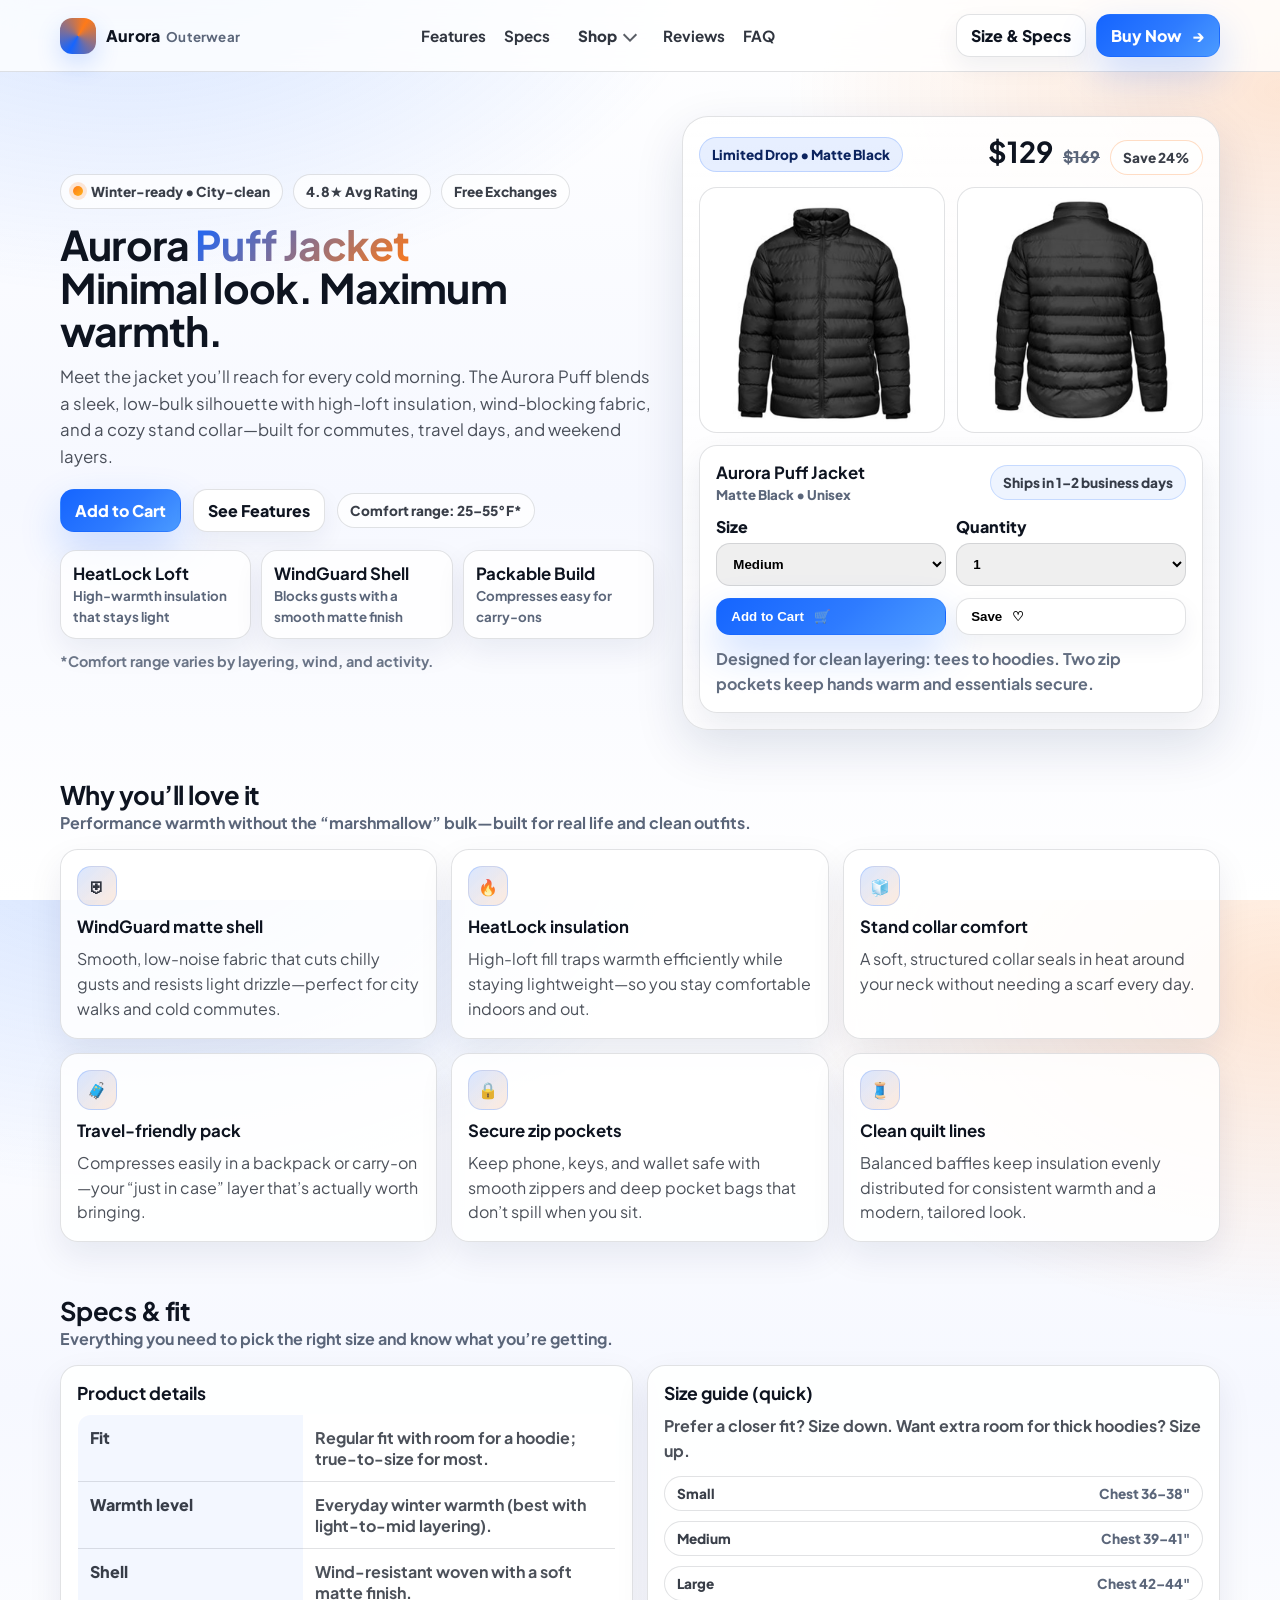
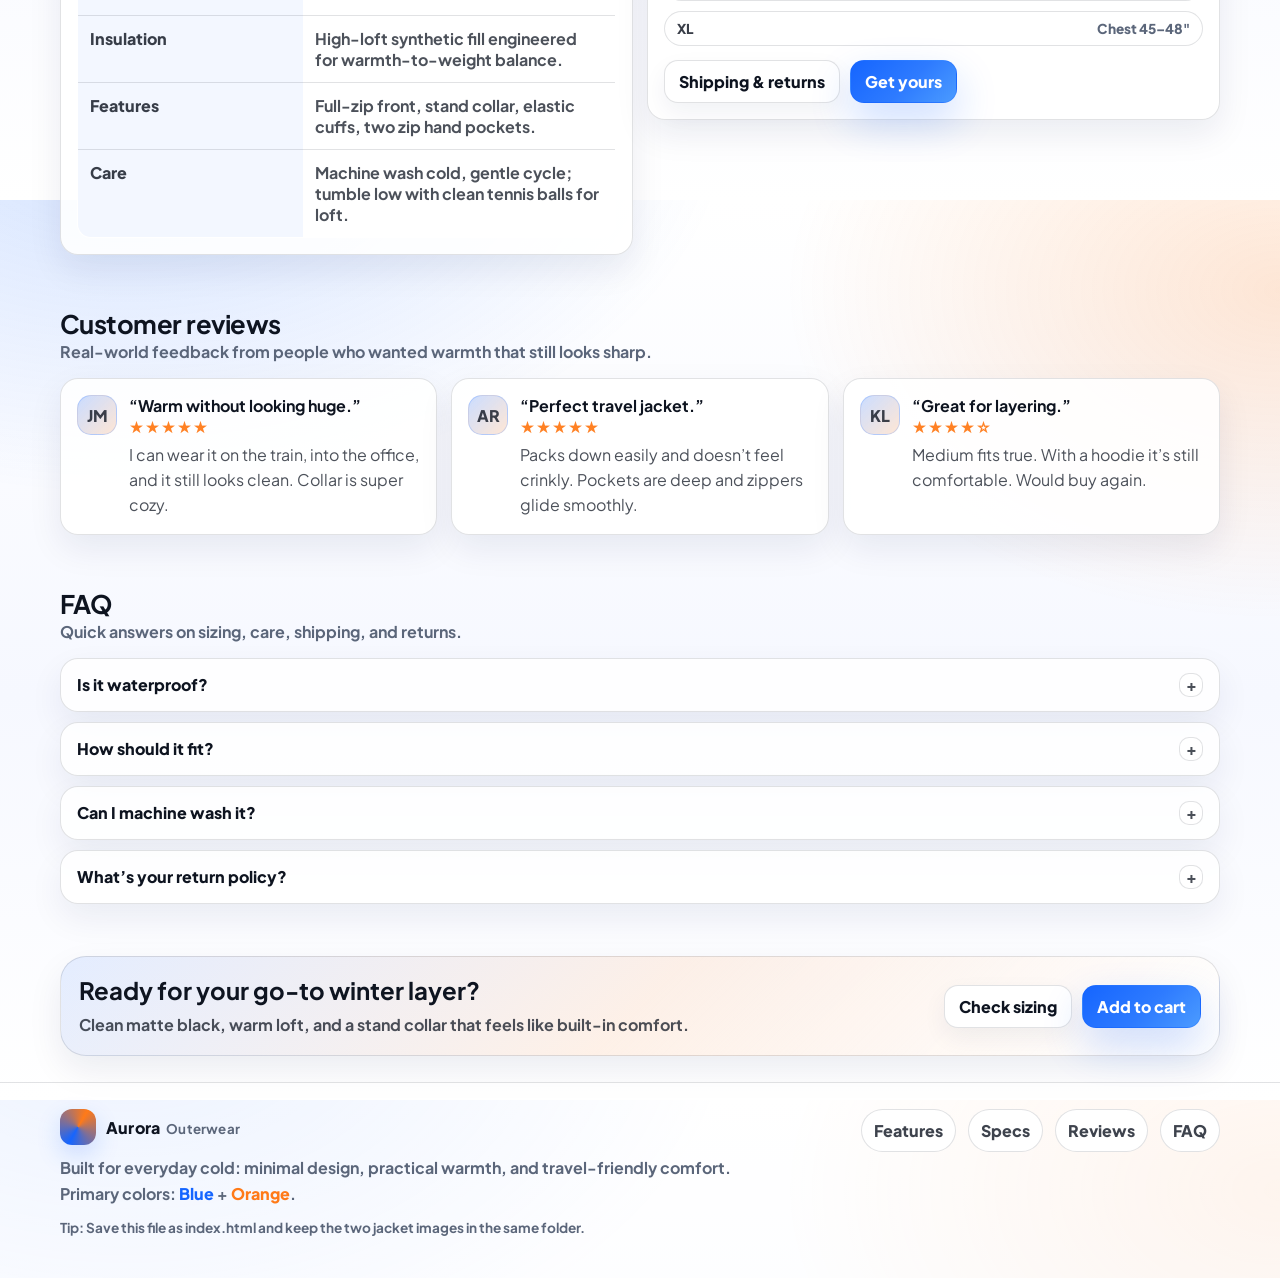
<file: assign-2/index.html>
<!--
*********************************
 Subject: CGD 210 (Winter 2026)
 Author: Edilvan E. Falcon
 Date Created: 2026.02.17
 Description: Assignment No. 2
 ********************************
-->

<!doctype html>
<html lang="en">
  <head>
    <meta charset="utf-8" />
    <meta name="viewport" content="width=device-width, initial-scale=1" />
    <title>CGD 210 | Assignment 2 - Product Page</title>

    <!-- Google Font -->
    <link rel="preconnect" href="https://fonts.googleapis.com" />
    <link rel="preconnect" href="https://fonts.gstatic.com" crossorigin />
    <link
      href="https://fonts.googleapis.com/css2?family=Plus+Jakarta+Sans:wght@400;500;600;700;800&display=swap"
      rel="stylesheet"
    />

    <link href="assets/styles/style.css" rel="stylesheet" />
  </head>

  <body>
    <header>
      <div class="container">
        <div class="nav">
          <a class="brand" href="#top" aria-label="Brand home">
            <div class="logo" aria-hidden="true"></div>
            <span>Aurora <small>Outerwear</small></span>
          </a>

          <nav aria-label="Primary navigation">
            <ul>
              <li><a href="#features">Features</a></li>
              <li><a href="#specs">Specs</a></li>

              <li class="dropdown" id="shopDropdown">
                <button
                  type="button"
                  aria-haspopup="true"
                  aria-expanded="false"
                  id="shopBtn"
                >
                  Shop <span class="caret" aria-hidden="true"></span>
                </button>
                <div class="menu" role="menu" aria-label="Shop menu">
                  <a href="#top" role="menuitem">
                    Aurora Puff Jacket
                    <small>All-season warmth in a clean silhouette</small>
                  </a>
                  <a href="#specs" role="menuitem">
                    Size & Fit Guide
                    <small>Find your perfect layering room</small>
                  </a>
                  <a href="#faq" role="menuitem">
                    Shipping & Returns
                    <small>Fast delivery + easy exchanges</small>
                  </a>
                </div>
              </li>

              <li><a href="#reviews">Reviews</a></li>
              <li><a href="#faq">FAQ</a></li>
            </ul>
          </nav>

          <div class="nav-right">
            <a class="btn" href="#specs" aria-label="View size and specs">
              <span>Size & Specs</span>
            </a>
            <a class="btn btn-primary" href="#buy" aria-label="Buy now">
              <span>Buy Now</span>
              <span aria-hidden="true">→</span>
            </a>

            <button
              class="burger"
              id="burger"
              aria-label="Open menu"
              aria-expanded="false"
            >
              <span aria-hidden="true"></span>
            </button>
          </div>
        </div>

        <!-- Mobile panel -->
        <div
          class="mobile-panel"
          id="mobilePanel"
          aria-label="Mobile navigation"
        >
          <div class="mobile-links">
            <a class="btn" href="#features">Features</a>
            <a class="btn" href="#specs">Specs</a>
            <button class="btn" id="mobileShopToggle" type="button">
              <span>Shop</span><span aria-hidden="true">▾</span>
            </button>
            <div
              id="mobileShopLinks"
              style="display: none; gap: 10px; flex-direction: column"
            >
              <a class="btn" href="#top">Aurora Puff Jacket</a>
              <a class="btn" href="#specs">Size & Fit Guide</a>
              <a class="btn" href="#faq">Shipping & Returns</a>
            </div>
            <a class="btn" href="#reviews">Reviews</a>
            <a class="btn btn-primary" href="#buy">Buy Now</a>
          </div>
        </div>
      </div>
    </header>

    <main id="top">
      <div class="container">
        <section class="hero">
          <div class="hero-grid">
            <div>
              <div class="kicker">
                <span class="pill"
                  ><span class="dot" aria-hidden="true"></span> Winter-ready •
                  City-clean</span
                >
                <span class="pill">4.8★ Avg Rating</span>
                <span class="pill">Free Exchanges</span>
              </div>

              <h1>
                Aurora <span class="accent">Puff Jacket</span><br />
                Minimal look. Maximum warmth.
              </h1>

              <p class="lead">
                Meet the jacket you’ll reach for every cold morning. The Aurora
                Puff blends a sleek, low-bulk silhouette with high-loft
                insulation, wind-blocking fabric, and a cozy stand collar—built
                for commutes, travel days, and weekend layers.
              </p>

              <div class="hero-actions">
                <a class="btn btn-primary" href="#buy">Add to Cart</a>
                <a class="btn" href="#features">See Features</a>
                <span class="pill" title="Temperature comfort range"
                  >Comfort range: 25–55°F*</span
                >
              </div>

              <div class="meta" aria-label="Key highlights">
                <div class="card">
                  <b>HeatLock Loft</b>
                  <small>High-warmth insulation that stays light</small>
                </div>
                <div class="card">
                  <b>WindGuard Shell</b>
                  <small>Blocks gusts with a smooth matte finish</small>
                </div>
                <div class="card">
                  <b>Packable Build</b>
                  <small>Compresses easy for carry-ons</small>
                </div>
              </div>

              <p
                style="
                  margin: 12px 0 0;
                  color: rgba(91, 102, 122, 0.9);
                  font-weight: 700;
                  font-size: 0.9rem;
                  line-height: 1.5;
                "
              >
                *Comfort range varies by layering, wind, and activity.
              </p>
            </div>

            <div class="gallery" aria-label="Product gallery">
              <div class="gallery-top">
                <span class="badge">Limited Drop • Matte Black</span>
                <div class="price">
                  <strong>$129</strong>
                  <del>$169</del>
                  <span
                    class="pill"
                    style="border-color: rgba(255, 122, 24, 0.25)"
                    >Save 24%</span
                  >
                </div>
              </div>

              <div class="gallery-main">
                <div class="thumbs" aria-label="Image thumbnails">
                  <button
                    class="thumb"
                    type="button"
                    data-img="08bd0002-c73b-4886-a94c-7be164b29610.jpg"
                    aria-label="View front image"
                  >
                    <img
                      src="assets/images/front.jpg"
                      alt="Front view thumbnail"
                    />
                  </button>
                  <button
                    class="thumb"
                    type="button"
                    data-img="image2.jpg"
                    aria-label="View front and back image"
                  >
                    <img
                      src="assets/images/back.jpg"
                      alt="Front and back view thumbnail"
                    />
                  </button>
                </div>

                <div class="panel" id="buy">
                  <div
                    style="
                      display: flex;
                      gap: 10px;
                      align-items: center;
                      justify-content: space-between;
                      flex-wrap: wrap;
                    "
                  >
                    <div>
                      <b style="font-size: 1.05rem">Aurora Puff Jacket</b><br />
                      <small style="color: var(--muted); font-weight: 800"
                        >Matte Black • Unisex</small
                      >
                    </div>
                    <span
                      class="pill"
                      style="
                        background: rgba(21, 101, 255, 0.07);
                        border-color: rgba(21, 101, 255, 0.18);
                      "
                    >
                      Ships in 1–2 business days
                    </span>
                  </div>

                  <div
                    style="
                      display: grid;
                      grid-template-columns: 1fr 1fr;
                      gap: 10px;
                      margin-top: 12px;
                    "
                  >
                    <label
                      style="
                        display: flex;
                        flex-direction: column;
                        gap: 6px;
                        font-weight: 900;
                      "
                    >
                      Size
                      <select
                        id="sizeSelect"
                        style="
                          padding: 12px 12px;
                          border-radius: 14px;
                          border: 1px solid var(--line);
                          font-weight: 800;
                        "
                      >
                        <option value="S">Small</option>
                        <option value="M" selected>Medium</option>
                        <option value="L">Large</option>
                        <option value="XL">XL</option>
                      </select>
                    </label>

                    <label
                      style="
                        display: flex;
                        flex-direction: column;
                        gap: 6px;
                        font-weight: 900;
                      "
                    >
                      Quantity
                      <select
                        id="qtySelect"
                        style="
                          padding: 12px 12px;
                          border-radius: 14px;
                          border: 1px solid var(--line);
                          font-weight: 800;
                        "
                      >
                        <option>1</option>
                        <option>2</option>
                        <option>3</option>
                        <option>4</option>
                      </select>
                    </label>
                  </div>

                  <div
                    style="
                      display: flex;
                      gap: 10px;
                      flex-wrap: wrap;
                      margin-top: 12px;
                    "
                  >
                    <button
                      class="btn btn-primary"
                      type="button"
                      id="addToCartBtn"
                      style="flex: 1; min-width: 180px"
                    >
                      Add to Cart
                      <span aria-hidden="true">🛒</span>
                    </button>
                    <button
                      class="btn"
                      type="button"
                      id="wishlistBtn"
                      style="flex: 1; min-width: 180px"
                    >
                      Save
                      <span aria-hidden="true">♡</span>
                    </button>
                  </div>

                  <div
                    id="toast"
                    style="
                      display: none;
                      margin-top: 12px;
                      padding: 12px;
                      border-radius: 14px;
                      border: 1px solid rgba(255, 122, 24, 0.25);
                      background: rgba(255, 122, 24, 0.08);
                      font-weight: 800;
                      color: rgba(14, 20, 32, 0.82);
                    "
                  >
                    Added to cart!
                  </div>

                  <p
                    style="
                      margin: 12px 0 0;
                      color: rgba(91, 102, 122, 0.95);
                      font-weight: 700;
                      line-height: 1.55;
                    "
                  >
                    Designed for clean layering: tees to hoodies. Two zip
                    pockets keep hands warm and essentials secure.
                  </p>
                </div>
              </div>
            </div>
          </div>
        </section>

        <section id="features">
          <div class="section-title">
            <div>
              <h2>Why you’ll love it</h2>
              <p>
                Performance warmth without the “marshmallow” bulk—built for real
                life and clean outfits.
              </p>
            </div>
          </div>

          <div class="grid-3">
            <div class="feature">
              <div class="icon" aria-hidden="true">⛨</div>
              <h3>WindGuard matte shell</h3>
              <p>
                Smooth, low-noise fabric that cuts chilly gusts and resists
                light drizzle—perfect for city walks and cold commutes.
              </p>
            </div>

            <div class="feature">
              <div class="icon" aria-hidden="true">🔥</div>
              <h3>HeatLock insulation</h3>
              <p>
                High-loft fill traps warmth efficiently while staying
                lightweight—so you stay comfortable indoors and out.
              </p>
            </div>

            <div class="feature">
              <div class="icon" aria-hidden="true">🧊</div>
              <h3>Stand collar comfort</h3>
              <p>
                A soft, structured collar seals in heat around your neck without
                needing a scarf every day.
              </p>
            </div>

            <div class="feature">
              <div class="icon" aria-hidden="true">🧳</div>
              <h3>Travel-friendly pack</h3>
              <p>
                Compresses easily in a backpack or carry-on—your “just in case”
                layer that’s actually worth bringing.
              </p>
            </div>

            <div class="feature">
              <div class="icon" aria-hidden="true">🔒</div>
              <h3>Secure zip pockets</h3>
              <p>
                Keep phone, keys, and wallet safe with smooth zippers and deep
                pocket bags that don’t spill when you sit.
              </p>
            </div>

            <div class="feature">
              <div class="icon" aria-hidden="true">🧵</div>
              <h3>Clean quilt lines</h3>
              <p>
                Balanced baffles keep insulation evenly distributed for
                consistent warmth and a modern, tailored look.
              </p>
            </div>
          </div>
        </section>

        <section id="specs">
          <div class="section-title">
            <div>
              <h2>Specs & fit</h2>
              <p>
                Everything you need to pick the right size and know what you’re
                getting.
              </p>
            </div>
          </div>

          <div class="split">
            <div class="panel">
              <h3 style="margin: 0 0 10px; font-size: 1.1rem">
                Product details
              </h3>
              <table class="specs" aria-label="Product specifications table">
                <tr>
                  <td>Fit</td>
                  <td>
                    Regular fit with room for a hoodie; true-to-size for most.
                  </td>
                </tr>
                <tr>
                  <td>Warmth level</td>
                  <td>
                    Everyday winter warmth (best with light-to-mid layering).
                  </td>
                </tr>
                <tr>
                  <td>Shell</td>
                  <td>Wind-resistant woven with a soft matte finish.</td>
                </tr>
                <tr>
                  <td>Insulation</td>
                  <td>
                    High-loft synthetic fill engineered for warmth-to-weight
                    balance.
                  </td>
                </tr>
                <tr>
                  <td>Features</td>
                  <td>
                    Full-zip front, stand collar, elastic cuffs, two zip hand
                    pockets.
                  </td>
                </tr>
                <tr>
                  <td>Care</td>
                  <td>
                    Machine wash cold, gentle cycle; tumble low with clean
                    tennis balls for loft.
                  </td>
                </tr>
              </table>
            </div>

            <div class="panel">
              <h3 style="margin: 0 0 10px; font-size: 1.1rem">
                Size guide (quick)
              </h3>
              <p
                style="
                  margin: 0 0 12px;
                  color: rgba(14, 20, 32, 0.74);
                  font-weight: 700;
                  line-height: 1.55;
                "
              >
                Prefer a closer fit? Size down. Want extra room for thick
                hoodies? Size up.
              </p>

              <div style="display: grid; gap: 10px">
                <div class="pill" style="justify-content: space-between">
                  <span>Small</span
                  ><span style="color: var(--muted); font-weight: 900"
                    >Chest 36–38"</span
                  >
                </div>
                <div class="pill" style="justify-content: space-between">
                  <span>Medium</span
                  ><span style="color: var(--muted); font-weight: 900"
                    >Chest 39–41"</span
                  >
                </div>
                <div class="pill" style="justify-content: space-between">
                  <span>Large</span
                  ><span style="color: var(--muted); font-weight: 900"
                    >Chest 42–44"</span
                  >
                </div>
                <div class="pill" style="justify-content: space-between">
                  <span>XL</span
                  ><span style="color: var(--muted); font-weight: 900"
                    >Chest 45–48"</span
                  >
                </div>
              </div>

              <div
                style="
                  margin-top: 14px;
                  display: flex;
                  gap: 10px;
                  flex-wrap: wrap;
                "
              >
                <a class="btn" href="#faq">Shipping & returns</a>
                <a class="btn btn-primary" href="#buy">Get yours</a>
              </div>
            </div>
          </div>
        </section>

        <section id="reviews">
          <div class="section-title">
            <div>
              <h2>Customer reviews</h2>
              <p>
                Real-world feedback from people who wanted warmth that still
                looks sharp.
              </p>
            </div>
          </div>

          <div class="grid-3">
            <div class="panel">
              <div class="review">
                <div class="avatar" aria-hidden="true">JM</div>
                <div>
                  <b>“Warm without looking huge.”</b>
                  <div class="stars" aria-label="5 star rating">★★★★★</div>
                  <p>
                    I can wear it on the train, into the office, and it still
                    looks clean. Collar is super cozy.
                  </p>
                </div>
              </div>
            </div>

            <div class="panel">
              <div class="review">
                <div class="avatar" aria-hidden="true">AR</div>
                <div>
                  <b>“Perfect travel jacket.”</b>
                  <div class="stars" aria-label="5 star rating">★★★★★</div>
                  <p>
                    Packs down easily and doesn’t feel crinkly. Pockets are deep
                    and zippers glide smoothly.
                  </p>
                </div>
              </div>
            </div>

            <div class="panel">
              <div class="review">
                <div class="avatar" aria-hidden="true">KL</div>
                <div>
                  <b>“Great for layering.”</b>
                  <div class="stars" aria-label="4 star rating">★★★★☆</div>
                  <p>
                    Medium fits true. With a hoodie it’s still comfortable.
                    Would buy again.
                  </p>
                </div>
              </div>
            </div>
          </div>
        </section>

        <section id="faq">
          <div class="section-title">
            <div>
              <h2>FAQ</h2>
              <p>Quick answers on sizing, care, shipping, and returns.</p>
            </div>
          </div>

          <details>
            <summary>
              Is it waterproof?
              <span class="plus" aria-hidden="true">+</span>
            </summary>
            <p>
              It’s designed to handle light drizzle and snow flurries. For heavy
              rain, layer with a dedicated rain shell.
            </p>
          </details>

          <details>
            <summary>
              How should it fit?
              <span class="plus" aria-hidden="true">+</span>
            </summary>
            <p>
              Regular fit: comfortable over a tee or hoodie. If you’re between
              sizes and want a closer look, size down.
            </p>
          </details>

          <details>
            <summary>
              Can I machine wash it?
              <span class="plus" aria-hidden="true">+</span>
            </summary>
            <p>
              Yes—cold wash, gentle cycle. Tumble low with clean tennis balls to
              restore loft (or air dry and shake out).
            </p>
          </details>

          <details>
            <summary>
              What’s your return policy?
              <span class="plus" aria-hidden="true">+</span>
            </summary>
            <p>
              30-day returns and free exchanges. Try it on indoors, keep it
              clean, and you’re good.
            </p>
          </details>
        </section>

        <section>
          <div
            class="panel"
            style="
              border-radius: 26px;
              padding: 18px;
              background: linear-gradient(
                135deg,
                rgba(21, 101, 255, 0.1),
                rgba(255, 122, 24, 0.1),
                rgba(255, 255, 255, 0.85)
              );
            "
          >
            <div
              style="
                display: flex;
                align-items: center;
                justify-content: space-between;
                gap: 14px;
                flex-wrap: wrap;
              "
            >
              <div>
                <h2 style="margin: 0; font-size: 1.5rem">
                  Ready for your go-to winter layer?
                </h2>
                <p
                  style="
                    margin: 8px 0 0;
                    color: rgba(14, 20, 32, 0.74);
                    font-weight: 700;
                    line-height: 1.55;
                  "
                >
                  Clean matte black, warm loft, and a stand collar that feels
                  like built-in comfort.
                </p>
              </div>
              <div style="display: flex; gap: 10px; flex-wrap: wrap">
                <a class="btn" href="#specs">Check sizing</a>
                <a class="btn btn-primary" href="#buy">Add to cart</a>
              </div>
            </div>
          </div>
        </section>
      </div>
    </main>

    <footer>
      <div class="container">
        <div class="footer-grid">
          <div>
            <div class="brand" style="gap: 10px">
              <div class="logo" aria-hidden="true"></div>
              <span>Aurora <small>Outerwear</small></span>
            </div>
            <p class="fine">
              Built for everyday cold: minimal design, practical warmth, and
              travel-friendly comfort. Primary colors:
              <span style="font-weight: 900; color: var(--blue)">Blue</span> +
              <span style="font-weight: 900; color: var(--orange)">Orange</span
              >.
            </p>
            <p class="fine" style="font-size: 0.85rem">
              Tip: Save this file as <b>index.html</b> and keep the two jacket
              images in the same folder.
            </p>
          </div>

          <div class="links" aria-label="Footer links">
            <a class="chip" href="#features">Features</a>
            <a class="chip" href="#specs">Specs</a>
            <a class="chip" href="#reviews">Reviews</a>
            <a class="chip" href="#faq">FAQ</a>
          </div>
        </div>
      </div>
    </footer>

    <script>
      // Dropdown (desktop)
      const dd = document.getElementById("shopDropdown");
      const shopBtn = document.getElementById("shopBtn");

      shopBtn?.addEventListener("click", (e) => {
        e.stopPropagation();
        const isOpen = dd.classList.toggle("open");
        shopBtn.setAttribute("aria-expanded", String(isOpen));
      });

      document.addEventListener("click", () => {
        if (dd?.classList.contains("open")) {
          dd.classList.remove("open");
          shopBtn.setAttribute("aria-expanded", "false");
        }
      });

      // Mobile menu
      const burger = document.getElementById("burger");
      const mobilePanel = document.getElementById("mobilePanel");

      burger?.addEventListener("click", () => {
        const active = burger.classList.toggle("active");
        burger.setAttribute("aria-expanded", String(active));
        mobilePanel.style.display = active ? "block" : "none";
      });

      // Mobile shop toggle
      const mobileShopToggle = document.getElementById("mobileShopToggle");
      const mobileShopLinks = document.getElementById("mobileShopLinks");
      mobileShopToggle?.addEventListener("click", () => {
        const isOpen = mobileShopLinks.style.display !== "none";
        mobileShopLinks.style.display = isOpen ? "none" : "flex";
      });

      // Gallery thumbnails
      const mainImage = document.getElementById("mainImage");
      document.querySelectorAll(".thumb").forEach((btn) => {
        btn.addEventListener("click", () => {
          const src = btn.getAttribute("data-img");
          if (src && mainImage) {
            mainImage.src = src;
            mainImage.alt = src.includes("image2")
              ? "Aurora Puff Jacket front and back view"
              : "Aurora Puff Jacket front view";
          }
        });
      });

      // Fake cart/wishlist toasts
      const toast = document.getElementById("toast");
      const addToCartBtn = document.getElementById("addToCartBtn");
      const wishlistBtn = document.getElementById("wishlistBtn");

      function showToast(message) {
        if (!toast) return;
        toast.textContent = message;
        toast.style.display = "block";
        clearTimeout(window.__toastTimer);
        window.__toastTimer = setTimeout(
          () => (toast.style.display = "none"),
          2200,
        );
      }

      addToCartBtn?.addEventListener("click", () => {
        const size = document.getElementById("sizeSelect")?.value || "M";
        const qty = document.getElementById("qtySelect")?.value || "1";
        showToast(`Added to cart • Size ${size} • Qty ${qty}`);
      });

      wishlistBtn?.addEventListener("click", () =>
        showToast("Saved to your wishlist ♡"),
      );
    </script>
  </body>
</html>
</file>
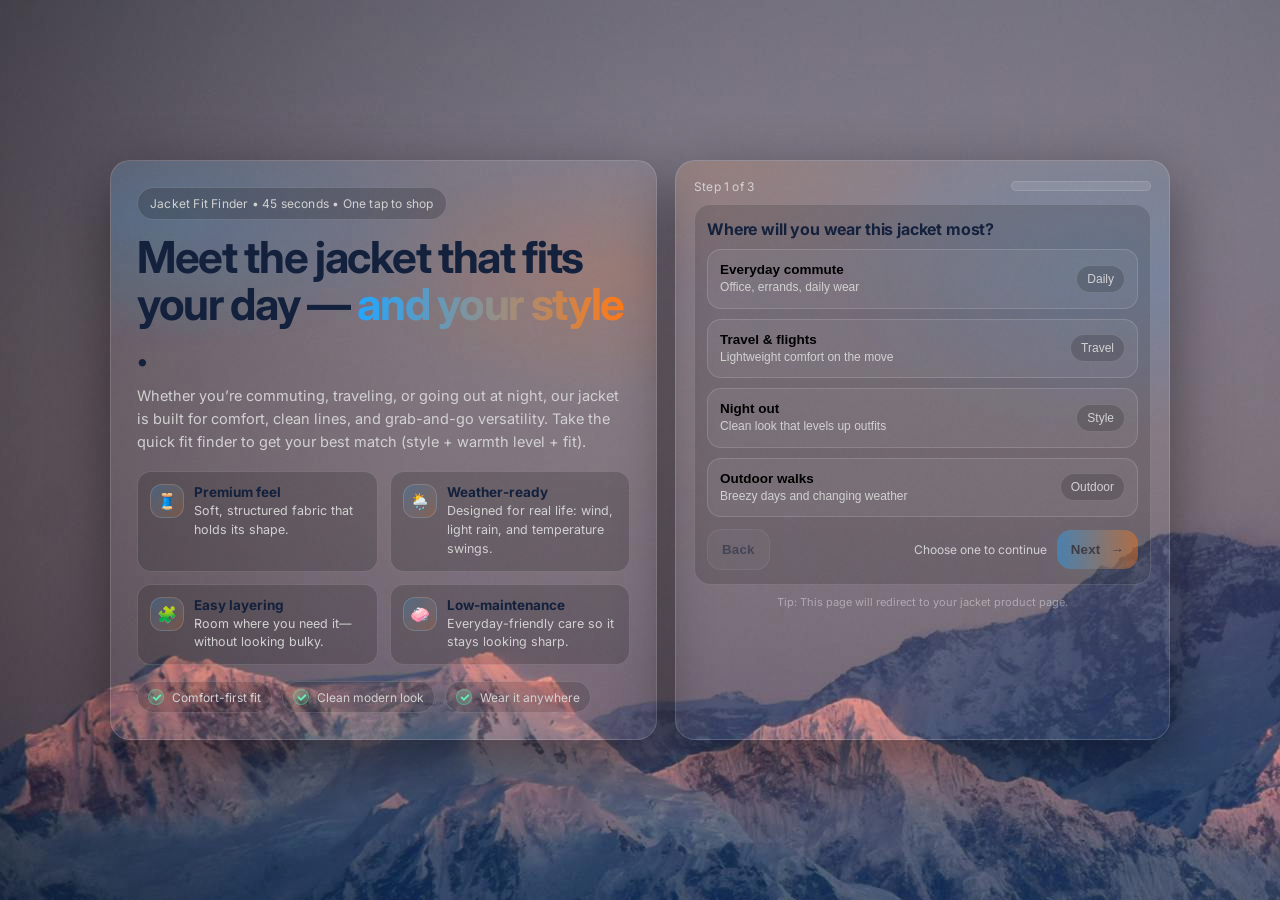
<file: assign-4/index.html>
<!--
*********************************
 Subject: CGD 210 (Winter 2026)
 Author: Edilvan E. Falcon
 Date Created: 2025.02.25
 Description: Assignment No. 4
 
 Create an page to engage users and then direct them to your product or service page.
*********************************
-->

<!doctype html>
<html lang="en">
  <head>
    <meta charset="UTF-8" />
    <meta name="viewport" content="width=device-width, initial-scale=1.0" />
    <title>CGD210 : Product Landing Page - Assignment 4</title>
    <link rel="preconnect" href="https://fonts.googleapis.com" />
    <link rel="preconnect" href="https://fonts.gstatic.com" crossorigin />
    <link
      href="https://fonts.googleapis.com/css2?family=Inter:wght@400;600;700;800&display=swap"
      rel="stylesheet"
    />
    <link href="assets/styles/styles.css" rel="stylesheet" />
    <style></style>
  </head>
  <body>
    <div class="noise"></div>

    <main class="wrap">
      <section class="shell" aria-label="Jacket landing page">
        <!-- Left: jacket pitch -->
        <div class="hero">
          <div class="badge">
            Jacket Fit Finder • 45 seconds • One tap to shop
          </div>

          <h1>
            Meet the jacket that fits your day —
            <span
              style="
                background: linear-gradient(
                  90deg,
                  var(--brand2),
                  var(--brand1)
                );
                -webkit-background-clip: text;
                background-clip: text;
                color: transparent;
              "
            >
              and your style </span
            >.
          </h1>

          <p class="sub">
            Whether you’re commuting, traveling, or going out at night, our
            jacket is built for comfort, clean lines, and grab-and-go
            versatility. Take the quick fit finder to get your best match (style
            + warmth level + fit).
          </p>

          <div class="highlights">
            <div class="pill">
              <div class="icon">🧵</div>
              <div>
                <b>Premium feel</b>
                <span>Soft, structured fabric that holds its shape.</span>
              </div>
            </div>
            <div class="pill">
              <div class="icon">🌦️</div>
              <div>
                <b>Weather-ready</b>
                <span
                  >Designed for real life: wind, light rain, and temperature
                  swings.</span
                >
              </div>
            </div>
            <div class="pill">
              <div class="icon">🧩</div>
              <div>
                <b>Easy layering</b>
                <span>Room where you need it—without looking bulky.</span>
              </div>
            </div>
            <div class="pill">
              <div class="icon">🧼</div>
              <div>
                <b>Low-maintenance</b>
                <span>Everyday-friendly care so it stays looking sharp.</span>
              </div>
            </div>
          </div>

          <div class="micro" aria-label="Trust microcopy">
            <span class="check"><i></i> Comfort-first fit</span>
            <span class="check"><i></i> Clean modern look</span>
            <span class="check"><i></i> Wear it anywhere</span>
          </div>
        </div>

        <!-- Right: interactive fit finder -->
        <div class="card" id="card">
          <div class="toprow">
            <div class="steptext" id="stepText">Step 1 of 3</div>
            <div class="bar" aria-label="Progress">
              <span id="barFill"></span>
            </div>
          </div>

          <div class="q" id="questionBox" aria-live="polite">
            <h2 id="qTitle">Where will you wear this jacket most?</h2>
            <div class="options" id="options"></div>

            <div class="actions">
              <button class="btn secondary" id="backBtn" type="button" disabled>
                Back
              </button>

              <div
                style="
                  display: flex;
                  gap: 10px;
                  align-items: center;
                  flex-wrap: wrap;
                  justify-content: flex-end;
                "
              >
                <span class="hint" id="hint">Choose one to continue</span>
                <button class="btn primary" id="nextBtn" type="button" disabled>
                  Next <span aria-hidden="true">→</span>
                </button>
              </div>
            </div>
          </div>

          <div class="result" id="resultBox">
            <h3 id="rTitle">Your jacket match is ready ✅</h3>
            <p id="rDesc"></p>

            <div class="row">
              <div class="score">
                <span>Match confidence</span>
                <div class="meter" aria-label="Match confidence meter">
                  <span id="meterFill"></span>
                </div>
                <span id="confidenceText">—</span>
              </div>

              <button class="btn primary" id="ctaBtn" type="button">
                Shop This Match <span aria-hidden="true">↗</span>
              </button>
              <img
                src="assets/images/jacket-2.jpg"
                width="100%"
                style="border-radius: 10px"
              />
            </div>
          </div>

          <div class="tiny">
            Tip: This page will redirect to your jacket product page.
          </div>
        </div>
      </section>
    </main>

    <script src="assets/scripts/main.js"></script>
  </body>
</html>
</file>
<file: assign-2/assets/styles/style.css>
/***************************************************/
/*
 Subject: CGD 210 (Winter 2026)
 Author: Edilvan E. Falcon
 Date Created: 2026.02.17
 Description: Assignment No. 2
*/
/***************************************************/

:root {
        --blue: #1565ff;
        --orange: #ff7a18;
        --ink: #0e1420;
        --muted: #5b667a;
        --bg: #f6f8ff;
        --card: #ffffff;
        --line: rgba(14, 20, 32, 0.12);
        --shadow: 0 18px 50px rgba(10, 30, 80, 0.12);
        --radius: 18px;
        --radius2: 26px;
        --max: 1160px;
      }

      * {
        box-sizing: border-box;
      }
      html,
      body {
        height: 100%;
      }
      body {
        margin: 0;
        font-family:
          "Plus Jakarta Sans",
          system-ui,
          -apple-system,
          Segoe UI,
          Roboto,
          Arial,
          sans-serif;
        color: var(--ink);
        background:
          radial-gradient(
            1100px 700px at 10% -10%,
            rgba(21, 101, 255, 0.2),
            transparent 55%
          ),
          radial-gradient(
            900px 600px at 100% 10%,
            rgba(255, 122, 24, 0.18),
            transparent 55%
          ),
          linear-gradient(180deg, #ffffff, var(--bg) 55%, #ffffff);
      }

      a {
        color: inherit;
        text-decoration: none;
      }
      img {
        max-width: 100%;
        display: block;
      }
      .container {
        width: min(var(--max), calc(100% - 40px));
        margin: 0 auto;
      }

      /* Top bar */
      header {
        position: sticky;
        top: 0;
        z-index: 50;
        backdrop-filter: blur(14px);
        background: rgba(255, 255, 255, 0.78);
        border-bottom: 1px solid var(--line);
      }
      .nav {
        display: flex;
        align-items: center;
        justify-content: space-between;
        padding: 14px 0;
        gap: 16px;
      }
      .brand {
        display: flex;
        align-items: center;
        gap: 10px;
        font-weight: 800;
        letter-spacing: 0.2px;
      }
      .logo {
        width: 36px;
        height: 36px;
        border-radius: 12px;
        background: conic-gradient(
          from 210deg,
          var(--blue),
          var(--orange),
          var(--blue)
        );
        box-shadow: 0 10px 25px rgba(21, 101, 255, 0.18);
      }
      .brand span {
        display: inline-flex;
        gap: 6px;
        align-items: baseline;
      }
      .brand small {
        font-weight: 700;
        color: var(--muted);
      }
      nav ul {
        list-style: none;
        display: flex;
        align-items: center;
        gap: 18px;
        padding: 0;
        margin: 0;
      }
      nav a {
        font-weight: 700;
        font-size: 0.95rem;
        color: rgba(14, 20, 32, 0.86);
      }
      nav a:hover {
        color: var(--blue);
      }
      .nav-right {
        display: flex;
        align-items: center;
        gap: 10px;
      }

      .btn {
        border: 1px solid var(--line);
        background: #fff;
        padding: 10px 14px;
        border-radius: 14px;
        font-weight: 800;
        cursor: pointer;
        transition:
          transform 0.15s ease,
          box-shadow 0.15s ease,
          border-color 0.15s ease;
        display: inline-flex;
        align-items: center;
        gap: 10px;
        box-shadow: 0 10px 25px rgba(10, 30, 80, 0.06);
      }
      .btn:hover {
        transform: translateY(-1px);
        box-shadow: 0 14px 34px rgba(10, 30, 80, 0.1);
        border-color: rgba(21, 101, 255, 0.25);
      }
      .btn-primary {
        border-color: rgba(21, 101, 255, 0.25);
        background: linear-gradient(135deg, var(--blue), #2e7bff 55%, #4b9bff);
        color: #fff;
        box-shadow: 0 18px 40px rgba(21, 101, 255, 0.22);
      }
      .btn-primary:hover {
        border-color: rgba(255, 122, 24, 0.35);
        box-shadow: 0 22px 48px rgba(21, 101, 255, 0.26);
      }
      .pill {
        display: inline-flex;
        align-items: center;
        gap: 8px;
        border: 1px solid var(--line);
        background: rgba(255, 255, 255, 0.75);
        padding: 8px 12px;
        border-radius: 999px;
        font-weight: 800;
        font-size: 0.85rem;
        color: rgba(14, 20, 32, 0.82);
      }
      .dot {
        width: 10px;
        height: 10px;
        border-radius: 50%;
        background: linear-gradient(135deg, var(--orange), #ffb21a);
        box-shadow: 0 0 0 4px rgba(255, 122, 24, 0.18);
      }

      /* Dropdown nav */
      .dropdown {
        position: relative;
      }
      .dropdown > button {
        all: unset;
        cursor: pointer;
        font-weight: 800;
        font-size: 0.95rem;
        color: rgba(14, 20, 32, 0.86);
        display: inline-flex;
        align-items: center;
        gap: 8px;
        padding: 8px 10px;
        border-radius: 12px;
      }
      .dropdown > button:hover {
        color: var(--blue);
        background: rgba(21, 101, 255, 0.06);
      }
      .caret {
        width: 10px;
        height: 10px;
        border-right: 2px solid currentColor;
        border-bottom: 2px solid currentColor;
        transform: rotate(45deg);
        margin-top: -2px;
        opacity: 0.8;
      }
      .menu {
        position: absolute;
        top: calc(100% + 10px);
        left: 0;
        width: 240px;
        background: rgba(255, 255, 255, 0.92);
        border: 1px solid var(--line);
        box-shadow: var(--shadow);
        border-radius: 16px;
        padding: 8px;
        display: none;
      }
      .menu a {
        display: flex;
        flex-direction: column;
        padding: 10px 12px;
        border-radius: 14px;
        font-weight: 800;
        gap: 4px;
      }
      .menu a small {
        font-weight: 700;
        color: var(--muted);
      }
      .menu a:hover {
        background: rgba(21, 101, 255, 0.07);
        color: var(--blue);
      }
      .dropdown.open .menu {
        display: block;
      }

      /* Mobile nav */
      .burger {
        display: none;
        width: 44px;
        height: 44px;
        border-radius: 14px;
        border: 1px solid var(--line);
        background: #fff;
        box-shadow: 0 10px 25px rgba(10, 30, 80, 0.06);
        cursor: pointer;
        position: relative;
      }
      .burger span,
      .burger::before,
      .burger::after {
        content: "";
        position: absolute;
        left: 12px;
        right: 12px;
        height: 2px;
        background: rgba(14, 20, 32, 0.75);
        border-radius: 2px;
        transition:
          transform 0.2s ease,
          top 0.2s ease,
          opacity 0.2s ease;
      }
      .burger span {
        top: 21px;
      }
      .burger::before {
        top: 15px;
      }
      .burger::after {
        top: 27px;
      }
      .burger.active span {
        opacity: 0;
      }
      .burger.active::before {
        top: 21px;
        transform: rotate(45deg);
      }
      .burger.active::after {
        top: 21px;
        transform: rotate(-45deg);
      }

      .mobile-panel {
        display: none;
        padding: 12px 0 18px;
      }
      .mobile-panel a,
      .mobile-panel button {
        width: 100%;
        justify-content: space-between;
      }
      .mobile-links {
        display: flex;
        flex-direction: column;
        gap: 10px;
        margin-top: 10px;
      }

      /* Hero */
      .hero {
        padding: 44px 0 22px;
      }
      .hero-grid {
        display: grid;
        grid-template-columns: 1.05fr 0.95fr;
        gap: 28px;
        align-items: center;
      }
      .kicker {
        display: flex;
        gap: 10px;
        align-items: center;
        flex-wrap: wrap;
        margin-bottom: 14px;
      }
      h1 {
        margin: 0 0 12px;
        font-size: clamp(2.2rem, 3.2vw, 3.2rem);
        line-height: 1.05;
        letter-spacing: -0.02em;
      }
      .lead {
        margin: 0 0 18px;
        color: rgba(14, 20, 32, 0.74);
        font-size: 1.05rem;
        line-height: 1.6;
        max-width: 58ch;
      }
      .accent {
        background: linear-gradient(135deg, var(--blue), var(--orange));
        -webkit-background-clip: text;
        background-clip: text;
        color: transparent;
      }
      .hero-actions {
        display: flex;
        gap: 12px;
        flex-wrap: wrap;
        align-items: center;
        margin-top: 14px;
      }
      .meta {
        display: grid;
        grid-template-columns: repeat(3, minmax(0, 1fr));
        gap: 10px;
        margin-top: 18px;
      }
      .meta .card {
        background: rgba(255, 255, 255, 0.8);
        border: 1px solid var(--line);
        border-radius: 16px;
        padding: 12px 12px;
        box-shadow: 0 12px 30px rgba(10, 30, 80, 0.07);
      }
      .meta .card b {
        display: block;
        font-size: 1.05rem;
      }
      .meta .card small {
        color: var(--muted);
        font-weight: 700;
      }

      /* Product gallery */
      .gallery {
        border-radius: var(--radius2);
        background: linear-gradient(
          180deg,
          rgba(255, 255, 255, 0.9),
          rgba(255, 255, 255, 0.72)
        );
        border: 1px solid var(--line);
        box-shadow: var(--shadow);
        overflow: hidden;
      }
      .gallery-top {
        padding: 16px 16px 0;
        display: flex;
        justify-content: space-between;
        align-items: center;
        gap: 10px;
      }
      .price {
        display: flex;
        align-items: baseline;
        gap: 10px;
        flex-wrap: wrap;
        justify-content: flex-end;
        text-align: right;
      }
      .price strong {
        font-size: 1.8rem;
      }
      .price del {
        color: var(--muted);
        font-weight: 800;
      }
      .badge {
        display: inline-flex;
        align-items: center;
        gap: 8px;
        padding: 8px 12px;
        border-radius: 999px;
        font-weight: 900;
        font-size: 0.85rem;
        color: #0c245f;
        background: rgba(21, 101, 255, 0.1);
        border: 1px solid rgba(21, 101, 255, 0.2);
      }
      .gallery-main {
        display: grid;
        grid-template-columns: 1fr;
        padding: 12px 16px 16px;
        gap: 12px;
      }
      .img-wrap {
        border-radius: 22px;
        border: 1px solid var(--line);
        background:
          radial-gradient(
            900px 450px at 20% 10%,
            rgba(21, 101, 255, 0.12),
            transparent 50%
          ),
          radial-gradient(
            700px 420px at 90% 30%,
            rgba(255, 122, 24, 0.12),
            transparent 55%
          ),
          #fff;
        overflow: hidden;
        padding: 14px;
      }
      .img-wrap img {
        width: 100%;
        height: auto;
        object-fit: contain;
        border-radius: 18px;
      }
      .thumbs {
        display: grid;
        grid-template-columns: 1fr 1fr;
        gap: 12px;
      }
      .thumb {
        border-radius: 18px;
        border: 1px solid var(--line);
        background: #fff;
        padding: 10px;
        cursor: pointer;
        transition:
          transform 0.15s ease,
          box-shadow 0.15s ease,
          border-color 0.15s ease;
      }
      .thumb:hover {
        transform: translateY(-1px);
        border-color: rgba(255, 122, 24, 0.3);
        box-shadow: 0 14px 34px rgba(10, 30, 80, 0.12);
      }
      .thumb img {
        border-radius: 14px;
      }

      /* Sections */
      section {
        padding: 26px 0;
      }
      .section-title {
        display: flex;
        justify-content: space-between;
        align-items: flex-end;
        gap: 14px;
        margin-bottom: 14px;
      }
      .section-title h2 {
        margin: 0;
        font-size: clamp(1.35rem, 2vw, 1.7rem);
        letter-spacing: -0.02em;
      }
      .section-title p {
        margin: 0;
        color: var(--muted);
        font-weight: 700;
        max-width: 65ch;
        line-height: 1.5;
      }

      .grid-3 {
        display: grid;
        grid-template-columns: repeat(3, minmax(0, 1fr));
        gap: 14px;
      }
      .feature {
        background: rgba(255, 255, 255, 0.86);
        border: 1px solid var(--line);
        border-radius: var(--radius);
        padding: 16px;
        box-shadow: 0 14px 34px rgba(10, 30, 80, 0.08);
        display: flex;
        flex-direction: column;
        gap: 10px;
        min-height: 148px;
      }
      .icon {
        width: 40px;
        height: 40px;
        border-radius: 14px;
        display: grid;
        place-items: center;
        background: linear-gradient(
          135deg,
          rgba(21, 101, 255, 0.16),
          rgba(255, 122, 24, 0.14)
        );
        border: 1px solid rgba(21, 101, 255, 0.18);
        color: rgba(14, 20, 32, 0.85);
        font-weight: 900;
      }
      .feature h3 {
        margin: 0;
        font-size: 1.05rem;
      }
      .feature p {
        margin: 0;
        color: rgba(14, 20, 32, 0.74);
        line-height: 1.55;
      }

      .split {
        display: grid;
        grid-template-columns: 1fr 1fr;
        gap: 14px;
        align-items: start;
      }
      .panel {
        background: rgba(255, 255, 255, 0.88);
        border: 1px solid var(--line);
        border-radius: var(--radius);
        padding: 16px;
        box-shadow: 0 14px 34px rgba(10, 30, 80, 0.08);
      }

      .specs {
        width: 100%;
        border-collapse: collapse;
        overflow: hidden;
        border-radius: 14px;
        border: 1px solid var(--line);
        background: #fff;
      }
      .specs td {
        padding: 12px 12px;
        border-bottom: 1px solid var(--line);
        vertical-align: top;
      }
      .specs tr:last-child td {
        border-bottom: none;
      }
      .specs td:first-child {
        width: 42%;
        color: rgba(14, 20, 32, 0.82);
        font-weight: 900;
        background: rgba(21, 101, 255, 0.05);
      }
      .specs td:last-child {
        color: rgba(14, 20, 32, 0.74);
        font-weight: 700;
      }

      .review {
        display: flex;
        gap: 12px;
        align-items: flex-start;
      }
      .avatar {
        width: 40px;
        height: 40px;
        border-radius: 14px;
        background: linear-gradient(
          135deg,
          rgba(21, 101, 255, 0.22),
          rgba(255, 122, 24, 0.18)
        );
        border: 1px solid rgba(21, 101, 255, 0.18);
        display: grid;
        place-items: center;
        font-weight: 900;
        color: rgba(14, 20, 32, 0.8);
        flex: 0 0 auto;
      }
      .review b {
        display: block;
      }
      .stars {
        letter-spacing: 1px;
        font-weight: 900;
        color: rgba(255, 122, 24, 0.95);
      }
      .review p {
        margin: 6px 0 0;
        color: rgba(14, 20, 32, 0.74);
        line-height: 1.55;
      }

      details {
        background: rgba(255, 255, 255, 0.86);
        border: 1px solid var(--line);
        border-radius: var(--radius);
        padding: 14px 16px;
        box-shadow: 0 14px 34px rgba(10, 30, 80, 0.07);
      }
      details + details {
        margin-top: 10px;
      }
      summary {
        cursor: pointer;
        font-weight: 900;
        list-style: none;
        display: flex;
        align-items: center;
        justify-content: space-between;
        gap: 10px;
      }
      summary::-webkit-details-marker {
        display: none;
      }
      .plus {
        width: 24px;
        height: 24px;
        border-radius: 10px;
        border: 1px solid var(--line);
        display: grid;
        place-items: center;
        background: #fff;
        font-weight: 900;
        color: rgba(14, 20, 32, 0.75);
      }
      details[open] .plus {
        color: var(--blue);
        border-color: rgba(21, 101, 255, 0.25);
      }
      details p {
        margin: 10px 0 0;
        color: rgba(14, 20, 32, 0.74);
        line-height: 1.6;
        font-weight: 700;
      }

      /* Footer */
      footer {
        padding: 26px 0 40px;
        border-top: 1px solid var(--line);
        background: rgba(255, 255, 255, 0.6);
      }
      .footer-grid {
        display: grid;
        grid-template-columns: 1.2fr 0.8fr;
        gap: 14px;
        align-items: start;
      }
      .fine {
        color: var(--muted);
        font-weight: 700;
        line-height: 1.6;
        margin: 10px 0 0;
      }
      .links {
        display: flex;
        gap: 12px;
        flex-wrap: wrap;
        justify-content: flex-end;
        align-items: center;
      }
      .chip {
        padding: 10px 12px;
        border-radius: 999px;
        border: 1px solid var(--line);
        background: #fff;
        font-weight: 800;
        color: rgba(14, 20, 32, 0.8);
      }
      .chip:hover {
        border-color: rgba(255, 122, 24, 0.3);
        color: var(--blue);
      }

      /* Responsive */
      @media (max-width: 980px) {
        .hero-grid {
          grid-template-columns: 1fr;
          gap: 16px;
        }
        .meta {
          grid-template-columns: repeat(3, minmax(0, 1fr));
        }
        .grid-3 {
          grid-template-columns: 1fr;
        }
        .split {
          grid-template-columns: 1fr;
        }
        nav ul {
          display: none;
        }
        .burger {
          display: inline-grid;
          place-items: center;
        }
        .mobile-panel {
          display: none;
        }
        .footer-grid {
          grid-template-columns: 1fr;
        }
        .links {
          justify-content: flex-start;
        }
      }
      @media (max-width: 520px) {
        .container {
          width: min(var(--max), calc(100% - 28px));
        }
        .meta {
          grid-template-columns: 1fr;
        }
        .thumbs {
          grid-template-columns: 1fr;
        }
        .price {
          justify-content: flex-start;
          text-align: left;
        }
      }
</file>
<file: assign-4/assets/styles/styles.css>
/*
*********************************
 Subject: CGD 210 (Winter 2026)
 Author: Edilvan E. Falcon
 Date Created: 2025.02.25
 Description: Assignment No. 4
 
 Create an page to engage users and then direct them to your product or service page.
*********************************
*/


:root {
        --bg: #e5e5e5;
        --card: rgba(193, 221, 252, 0.726);
        --stroke: rgba(255, 255, 255, 0.14);
        --text: #14213d; /*rgba(255, 255, 255, 0.92); */
        --muted: #d2d1d1; /* rgba(255, 255, 255, 0.72); */
        --muted2: #d2d1d1; /* rgba(255, 255, 255, 0.58);*/
        --good: #64f0b6;
        --warn: #ffd166;
        --brand1: #ff7a18; /* warm accent */
        --brand2: #22a6ff; /* cool accent */
        --shadow: 0 20px 60px rgba(0, 0, 0, 0.45);
        --radius: 20px;
      }
      * {
        box-sizing: border-box;
      }
      html,
      body {
        height: 100%;
      }
      body {
        margin: 0;
        font-family:
          Inter,
          system-ui,
          -apple-system,
          Segoe UI,
          Roboto,
          Arial,
          sans-serif;
        color: var(--text);
        /* background:
          radial-gradient(
            900px 600px at 15% 20%,
            rgba(34, 166, 255, 0.2),
            transparent 55%
          ),
          radial-gradient(
            900px 600px at 85% 35%,
            rgba(255, 122, 24, 0.18),
            transparent 55%
          ),
          radial-gradient(
            700px 500px at 35% 90%,
            rgba(100, 240, 182, 0.1),
            transparent 55%
          ),
          linear-gradient(180deg, #fca311, #e5e5e5 35%, #ffffff);
        overflow-x: hidden;*/
        background-image: url(../images/bg-cold.jpg);
      }

      .noise {
        pointer-events: none;
        position: fixed;
        inset: 0;
        background-image: url("data:image/svg+xml,%3Csvg xmlns='http://www.w3.org/2000/svg' width='210' height='210'%3E%3Cfilter id='n'%3E%3CfeTurbulence type='fractalNoise' baseFrequency='.9' numOctaves='3' stitchTiles='stitch'/%3E%3C/filter%3E%3Crect width='210' height='210' filter='url(%23n)' opacity='.30'/%3E%3C/svg%3E");
        mix-blend-mode: overlay;
        opacity: 0.12;
      }
      .wrap {
        min-height: 100%;
        display: grid;
        place-items: center;
        padding: 28px 14px;
      }
      .shell {
        width: min(1060px, 100%);
        display: grid;
        gap: 18px;
        grid-template-columns: 1.05fr 0.95fr;
        align-items: stretch;
      }
      @media (max-width: 920px) {
        .shell {
          grid-template-columns: 1fr;
        }
      }

      .hero {
        border: 1px solid var(--stroke);
        background: linear-gradient(
          180deg,
          rgba(255, 255, 255, 0.08),
          rgba(255, 255, 255, 0.04)
        );
        border-radius: var(--radius);
        box-shadow: var(--shadow);
        padding: 26px;
        position: relative;
        overflow: hidden;
      }
      .hero::before {
        content: "";
        position: absolute;
        inset: -2px;
        background:
          radial-gradient(
            500px 220px at 10% 10%,
            rgba(34, 166, 255, 0.2),
            transparent 60%
          ),
          radial-gradient(
            420px 220px at 90% 20%,
            rgba(255, 122, 24, 0.18),
            transparent 55%
          ),
          radial-gradient(
            420px 240px at 50% 110%,
            rgba(100, 240, 182, 0.1),
            transparent 60%
          );
        filter: blur(1px);
        opacity: 0.9;
        pointer-events: none;
      }
      .hero > * {
        position: relative;
      }

      .badge {
        display: inline-flex;
        align-items: center;
        gap: 10px;
        padding: 8px 12px;
        border-radius: 999px;
        border: 1px solid rgba(255, 255, 255, 0.16);
        background: rgba(0, 0, 0, 0.18);
        color: var(--muted);
        font-size: 12px;
        letter-spacing: 0.2px;
        width: fit-content;
      }
      .dot {
        width: 10px;
        height: 10px;
        border-radius: 50%;
        background: conic-gradient(
          from 180deg,
          var(--brand2),
          var(--brand1),
          var(--good),
          var(--brand2)
        );
        box-shadow: 0 0 18px rgba(34, 166, 255, 0.35);
      }

      h1 {
        margin: 14px 0 10px;
        font-size: clamp(28px, 3.6vw, 44px);
        line-height: 1.06;
        letter-spacing: -0.03em;
      }
      .sub {
        margin: 0;
        color: var(--muted);
        font-size: 14.5px;
        line-height: 1.6;
        max-width: 58ch;
      }

      .highlights {
        margin-top: 18px;
        display: grid;
        grid-template-columns: 1fr 1fr;
        gap: 12px;
      }
      @media (max-width: 520px) {
        .highlights {
          grid-template-columns: 1fr;
        }
      }

      .pill {
        border: 1px solid rgba(255, 255, 255, 0.14);
        background: rgba(0, 0, 0, 0.16);
        border-radius: 14px;
        padding: 12px 12px;
        display: flex;
        gap: 10px;
        align-items: flex-start;
      }
      .icon {
        width: 34px;
        height: 34px;
        border-radius: 12px;
        display: grid;
        place-items: center;
        background: linear-gradient(
          135deg,
          rgba(34, 166, 255, 0.22),
          rgba(255, 122, 24, 0.18)
        );
        border: 1px solid rgba(255, 255, 255, 0.14);
        flex: 0 0 auto;
      }
      .pill b {
        display: block;
        font-size: 13.5px;
      }
      .pill span {
        display: block;
        font-size: 12.5px;
        color: var(--muted2);
        margin-top: 2px;
        line-height: 1.5;
      }

      .micro {
        margin-top: 16px;
        display: flex;
        flex-wrap: wrap;
        gap: 10px;
        align-items: center;
        color: var(--muted2);
        font-size: 12px;
      }
      .check {
        display: inline-flex;
        gap: 8px;
        align-items: center;
        padding: 7px 10px;
        border-radius: 999px;
        border: 1px solid rgba(255, 255, 255, 0.14);
        background: rgba(0, 0, 0, 0.14);
      }
      .check i {
        width: 16px;
        height: 16px;
        border-radius: 50%;
        background: rgba(100, 240, 182, 0.18);
        border: 1px solid rgba(100, 240, 182, 0.35);
        position: relative;
        display: inline-block;
      }
      .check i::after {
        content: "";
        position: absolute;
        left: 4px;
        top: 4px;
        width: 6px;
        height: 3px;
        border-left: 2px solid rgba(100, 240, 182, 0.95);
        border-bottom: 2px solid rgba(100, 240, 182, 0.95);
        transform: rotate(-45deg);
      }

      .card {
        border: 1px solid var(--stroke);
        background: linear-gradient(
          180deg,
          rgba(255, 255, 255, 0.08),
          rgba(255, 255, 255, 0.04)
        );
        border-radius: var(--radius);
        box-shadow: var(--shadow);
        padding: 18px;
        overflow: hidden;
        position: relative;
      }
      .card::before {
        content: "";
        position: absolute;
        inset: 0;
        background:
          radial-gradient(
            400px 250px at 85% 20%,
            rgba(34, 166, 255, 0.18),
            transparent 65%
          ),
          radial-gradient(
            380px 220px at 10% 0%,
            rgba(255, 122, 24, 0.14),
            transparent 60%
          );
        pointer-events: none;
        opacity: 0.9;
      }
      .card > * {
        position: relative;
      }

      .toprow {
        display: flex;
        align-items: center;
        justify-content: space-between;
        gap: 12px;
        margin-bottom: 10px;
      }
      .steptext {
        color: var(--muted);
        font-size: 12px;
        letter-spacing: 0.2px;
      }
      .bar {
        width: 140px;
        height: 10px;
        border-radius: 999px;
        background: rgba(255, 255, 255, 0.1);
        border: 1px solid rgba(255, 255, 255, 0.12);
        overflow: hidden;
      }
      .bar > span {
        display: block;
        height: 100%;
        width: 0%;
        background: linear-gradient(90deg, var(--brand2), var(--brand1));
        border-radius: 999px;
        transition: width 0.35s ease;
      }

      .q {
        margin-top: 8px;
        padding: 14px 12px;
        border-radius: 16px;
        border: 1px solid rgba(255, 255, 255, 0.14);
        background: rgba(0, 0, 0, 0.14);
      }
      .q h2 {
        margin: 0 0 10px;
        font-size: 16px;
        letter-spacing: -0.01em;
      }
      .options {
        display: grid;
        grid-template-columns: 1fr;
        gap: 10px;
      }

      .opt {
        cursor: pointer;
        text-align: left;
        border-radius: 14px;
        border: 1px solid rgba(255, 255, 255, 0.14);
        background: rgba(255, 255, 255, 0.06);
        padding: 12px 12px;
        display: flex;
        align-items: center;
        justify-content: space-between;
        gap: 12px;
        transition:
          transform 0.12s ease,
          background 0.2s ease,
          border-color 0.2s ease;
        user-select: none;
      }
      .opt:hover {
        transform: translateY(-1px);
        background: rgba(255, 255, 255, 0.09);
      }
      .opt:active {
        transform: translateY(0px) scale(0.995);
      }
      .opt .left {
        display: flex;
        flex-direction: column;
        gap: 3px;
      }
      .opt b {
        font-size: 13.5px;
      }
      .opt small {
        color: var(--muted2);
        font-size: 12px;
        line-height: 1.3;
      }
      .chip {
        padding: 6px 10px;
        border-radius: 999px;
        border: 1px solid rgba(255, 255, 255, 0.14);
        background: rgba(0, 0, 0, 0.16);
        color: var(--muted);
        font-size: 12px;
        white-space: nowrap;
      }

      .actions {
        margin-top: 12px;
        display: flex;
        gap: 10px;
        flex-wrap: wrap;
        align-items: center;
        justify-content: space-between;
      }
      .btn {
        cursor: pointer;
        border: none;
        border-radius: 14px;
        padding: 12px 14px;
        font-weight: 700;
        letter-spacing: 0.2px;
        transition:
          transform 0.12s ease,
          opacity 0.2s ease,
          filter 0.2s ease;
        display: inline-flex;
        align-items: center;
        gap: 10px;
        user-select: none;
      }
      .btn.primary {
        background: linear-gradient(90deg, var(--brand2), var(--brand1));
        color: rgba(5, 8, 16, 0.96);
        box-shadow:
          0 12px 30px rgba(34, 166, 255, 0.18),
          0 12px 30px rgba(255, 122, 24, 0.14);
      }
      .btn.secondary {
        background: rgba(255, 255, 255, 0.08);
        color: var(--text);
        border: 1px solid rgba(255, 255, 255, 0.14);
      }
      .btn:hover {
        transform: translateY(-1px);
      }
      .btn:active {
        transform: translateY(0px) scale(0.995);
      }
      .btn:disabled {
        opacity: 0.45;
        cursor: not-allowed;
      }
      .hint {
        color: var(--muted2);
        font-size: 12px;
      }

      .result {
        display: none;
        margin-top: 12px;
        border-radius: 16px;
        border: 1px solid rgba(255, 255, 255, 0.14);
        background: rgba(0, 0, 0, 0.14);
        padding: 14px 12px;
        animation: pop 0.35s ease both;
      }
      @keyframes pop {
        from {
          opacity: 0;
          transform: translateY(6px);
        }
        to {
          opacity: 1;
          transform: translateY(0px);
        }
      }
      .result h3 {
        margin: 0 0 6px;
        font-size: 15px;
        letter-spacing: -0.01em;
      }
      .result p {
        margin: 0;
        color: var(--muted);
        font-size: 13px;
        line-height: 1.55;
      }
      .result .row {
        display: flex;
        gap: 10px;
        flex-wrap: wrap;
        margin-top: 10px;
        align-items: center;
        justify-content: space-between;
      }
      .score {
        display: flex;
        gap: 10px;
        align-items: center;
        color: var(--muted);
        font-size: 12px;
      }
      .meter {
        width: 120px;
        height: 10px;
        border-radius: 999px;
        background: rgba(255, 255, 255, 0.1);
        border: 1px solid rgba(255, 255, 255, 0.12);
        overflow: hidden;
      }
      .meter span {
        display: block;
        height: 100%;
        width: 0%;
        background: linear-gradient(90deg, var(--good), var(--warn));
        transition: width 0.35s ease;
      }

      .tiny {
        margin-top: 10px;
        text-align: center;
        color: rgba(255, 255, 255, 0.4);
        font-size: 11px;
      }

      @media (prefers-reduced-motion: reduce) {
        * {
          transition: none !important;
          animation: none !important;
        }
      }
</file>
